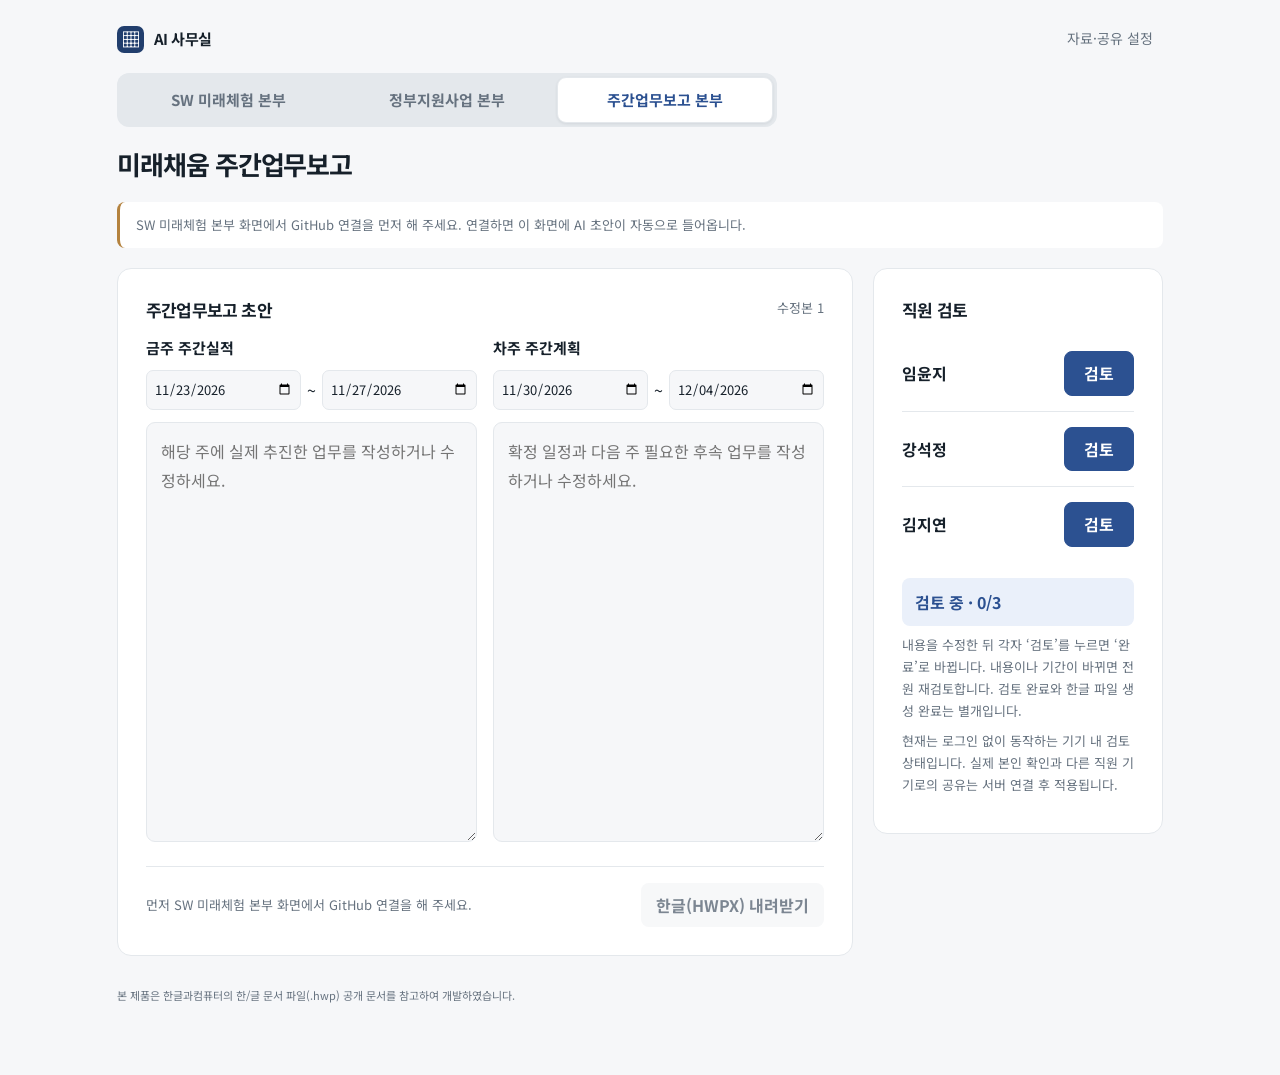
<file: weekly-report.html>
<!doctype html>
<html lang="ko"><head><meta charset="utf-8"><meta name="viewport" content="width=device-width,initial-scale=1"><meta name="robots" content="noindex"><title>미래채움 주간업무보고 | AI 사무실</title>
<link href="https://fonts.googleapis.com/css2?family=Noto+Sans+KR:wght@400;500;700&display=swap" rel="stylesheet"><link rel="stylesheet" href="office-layout.css?v=1"><link rel="stylesheet" href="office-unified.css?v=20261114-2"><style>.weekly-check{margin:14px 0 0;padding:12px 14px;border-radius:10px;background:#fff8e6;border:1px solid #f0d58a;font-size:14px}.weekly-check pre{white-space:pre-wrap;font-family:inherit;margin:6px 0 0}</style></head>
<body><main class="shell office-layout sw-layout weekly-layout">
<header class="office-header"><div class="office-brand-row"><div class="office-brand"><span class="office-mark" aria-hidden="true">▦</span>AI 사무실</div><div class="office-tools"><button id="settings-toggle" aria-expanded="false" aria-controls="settings">자료·공유 설정</button></div></div>
<nav class="division-nav" aria-label="본부 선택"><a class="division-button" href="./?division=sw">SW 미래체험 본부</a><a class="division-button" href="./?division=government">정부지원사업 본부</a><a class="division-button is-active" href="./weekly-report.html" aria-current="page">주간업무보고 본부</a></nav>
<div class="office-heading-row"><h1>미래채움 주간업무보고</h1></div></header>
<div class="weekly-notice" id="draft-state">AI 초안을 불러오는 중입니다.</div>
<div id="error" class="weekly-error" role="alert" hidden></div>
<div class="weekly-grid"><section class="office-panel"><div class="panel-heading"><h2>주간업무보고 초안</h2><span id="revision" class="revision">수정본 1</span></div>
<div class="weekly-editor-grid"><div><label for="actual">금주 주간실적</label><div class="weekly-dates"><input id="start" type="date" aria-label="주간실적 시작일"><span>~</span><input id="end" type="date" aria-label="주간실적 종료일"></div><textarea id="actual" maxlength="12000" placeholder="해당 주에 실제 추진한 업무를 작성하거나 수정하세요."></textarea></div><div><label for="plan">차주 주간계획</label><div class="weekly-dates"><input id="nextStart" type="date" aria-label="주간계획 시작일"><span>~</span><input id="nextEnd" type="date" aria-label="주간계획 종료일"></div><textarea id="plan" maxlength="12000" placeholder="확정 일정과 다음 주 필요한 후속 업무를 작성하거나 수정하세요."></textarea></div></div>
<div id="check-box" class="weekly-check" hidden><b>확인 필요</b><pre id="check"></pre></div><div class="weekly-footer"><span class="help" id="download-state">AI 초안을 불러오는 중입니다.</span><button id="download" class="download-main" disabled>한글(HWPX) 내려받기</button></div></section>
<aside class="office-panel"><div class="panel-heading"><h2>직원 검토</h2></div><div id="reviewers" class="weekly-reviews"></div><div id="review-status" class="review-status" aria-live="polite">검토 중 · 0/3</div><p class="help">내용을 수정한 뒤 각자 ‘검토’를 누르면 ‘완료’로 바뀝니다. 내용이나 기간이 바뀌면 전원 재검토합니다. 검토 완료와 한글 파일 생성 완료는 별개입니다.</p><p class="help">현재는 로그인 없이 동작하는 기기 내 검토 상태입니다. 실제 본인 확인과 다른 직원 기기로의 공유는 서버 연결 후 적용됩니다.</p></aside></div>
<section id="settings" class="office-panel weekly-settings" hidden><div class="panel-heading"><h2>자료·연결 및 공유 설정</h2><span class="revision">서버 미연결</span></div>
<h3>카카오톡 · 회사 메일</h3><p>카카오톡은 지정된 미래채움 단체방에서 내보낸 대화 TXT를 승인된 저장소에 받아 분석하는 방식부터 연결합니다. 기존 단체방 전체를 자동으로 읽는 연결은 아직 없습니다. 회사 메일은 기관에서 허용한 IMAP 수집기로 미래채움 관련 메일만 선별한 뒤 개인정보·비공개 정보를 검사하도록 연결해야 합니다. 계정 비밀번호는 이 화면이나 GitHub에 입력하지 않습니다.</p>
<h3>사업계획서 · 결과보고서</h3><p>이 화면에는 아직 서버 업로드 기능이 없습니다. 2027년 사업계획서와 2026년 사업 결과보고서 원본은 공개 화면 저장소에 올리지 않습니다. 기관이 승인한 비공개 자료 저장소를 연결한 뒤 이 설정 화면에서 두 문서를 별도로 등록하고 초안 생성기가 읽도록 구성해야 합니다. 파일을 선택하기만 한 상태를 업로드나 분석 완료로 표시하지 않습니다.</p>
<h3>직원 3명 공동편집 권한</h3><p>임윤지·강석정·김지연의 로그인 계정에 주간업무보고 본부의 읽기·수정·저장 권한만 부여해야 합니다. 다른 두 본부 및 원문 메일 접근은 별도로 차단합니다. 각자의 검토 버튼은 로그인 계정과 일치할 때만 처리하고, 저장된 문서 버전 기준으로 검토 완료를 기록합니다. 이름 입력이나 공유 링크만으로 권한이 생기지 않습니다. 현재 계정 초대·공동저장 기능은 활성화되지 않았습니다.</p>
<h3>한글 파일</h3><p>매주 월요일 AI 초안이 작성되면 PC에서 한글(HWPX) 파일도 함께 만들어집니다. 2026-11-17에 실제 한글 2024에서 열기·본문 확인을 마쳤습니다. 이 화면에서 고친 내용은 파일에 자동 반영되지 않으므로, 최종본은 내려받은 한글 파일에서 수정하세요. 「1111-혁신기술교육센터 주간업무보고.hwp」 원본 서식과 똑같이 맞추는 작업은 아직 하지 않았습니다.</p></section>
<p class="about">본 제품은 한글과컴퓨터의 한/글 문서 파일(.hwp) 공개 문서를 참고하여 개발하였습니다.</p></main><script src="weekly-hwp.js?v=20261114-native-v2"></script><script src="weekly-hwp-compat.js?v=20261114-native-v2"></script><script src="hwpx-download.js?v=1"></script><script src="weekly-report.js?v=20261117-draft"></script></body></html>
</file>
<file: office-layout.css>
.office-layout {
  --accent: #2c5191;
  --tint: #eaf0fa;
  --deep: #213e6d;
  --acc: var(--accent);
  --accsoft: var(--tint);
  --acc-ink: white;
  max-width: 1136px;
  padding: 18px clamp(16px, 3.5vw, 48px) 60px;
  overflow-wrap: anywhere;
}
.gov-office.office-layout { --accent: #116154; --tint: #e5f2ed; --deep: #194d44; }
.office-layout h1, .office-layout h2, .office-layout h3 { word-break: keep-all; }
.office-layout small { color: var(--mute); font-size: 12px; }
.office-header { margin: 0 0 6px; }
.office-brand-row, .office-heading-row, .panel-heading, .report-line, .office-brand, .office-tools, .office-pc {
  display: flex; align-items: center; gap: 10px;
}
.office-brand-row, .office-heading-row, .panel-heading, .report-line { justify-content: space-between; }
.office-brand { font-size: 15px; font-weight: 700; letter-spacing: -.035em; }
.office-mark { display: grid; place-items: center; width: 27px; height: 27px; background: var(--deep); color: white; border-radius: 7px; font-size: 20px; line-height: 1; }
.office-tools { gap: 4px; }
.office-tools > button, .office-tools summary, .office-formats summary {
  display: flex; align-items: center; cursor: pointer; list-style: none; background: transparent;
  border: 0; color: var(--mute); font-size: 13px; padding: 8px 10px; min-height: 42px;
}
.office-layout summary::-webkit-details-marker { display: none; }
.office-tools summary::after, .office-formats summary::after { content: "⌄"; padding-left: 5px; }
.office-options { position: relative; }
.office-options-list {
  position: absolute; z-index: 10; right: 0; top: 100%; min-width: 150px; padding: 6px; display: grid;
  background: var(--card); box-shadow: 0 6px 18px #182b3f1a; border: 1px solid var(--line); border-radius: 10px;
}
.office-options-list button, .office-options-list a { border: 0; text-decoration: none; text-align: left; padding: 9px 12px; color: var(--ink); font: inherit; }
.office-layout .division-nav { max-width: 440px; gap: 3px; padding: 4px; background: var(--line); border-radius: 12px; margin: 13px 0 19px; }
.office-layout .division-button { padding: 8px 10px; font-size: 14px; border: 1px solid transparent; background: transparent; color: var(--mute); min-height: 42px; }
.office-layout .division-button.is-active { border-color: var(--line); background: var(--card); color: var(--accent); box-shadow: 0 1px 3px #16202a16; }
.office-heading-row h1 { font-size: clamp(24px, 3vw, 32px); line-height: 1.3; letter-spacing: -.055em; }
.office-pc { color: var(--mute); font-size: 12px; text-decoration: none; white-space: nowrap; gap: 6px; min-height: 40px; }
.office-pc i { width: 8px; height: 8px; border-radius: 50%; background: #ad7b34; }
.office-pc i.ready { background: #3b8764; }
.office-tabs, .office-filter { display: flex; flex-wrap: wrap; }
.office-tabs { gap: 4px 20px; border-bottom: 1px solid var(--line); margin-bottom: 22px; }
.office-tabs button { padding: 12px 6px; color: var(--mute); border: 0; border-bottom: 3px solid transparent; border-radius: 0; background: transparent; font-weight: 600; }
.office-tabs button.selected { color: var(--accent); border-bottom-color: var(--accent); }
.office-filter { gap: 6px; margin: 0 0 15px; }
.office-filter button { color: var(--mute); padding: 6px 13px; border-radius: 18px; font-size: 13px; }
.office-filter .selected { color: var(--accent); background: var(--tint); border-color: var(--accent); }
.office-home-grid { display: grid; align-items: start; grid-template-columns: minmax(0,1.52fr) minmax(0,1fr); gap: 20px; }
.office-stack { display: grid; min-width: 0; gap: 16px; }
.office-panel, .decision-panel, .office-layout .card { min-width: 0; border-radius: 14px; padding: clamp(18px, 2.4vw, 28px); }
.office-panel { background: var(--card); border: 1px solid var(--line); }
.panel-heading { flex-wrap: wrap; margin-bottom: 14px; gap: 4px 12px; }
.panel-heading h2, .office-layout .card h2 { font-size: 18px; letter-spacing: -.045em; margin: 0; }
.office-panel p, .office-layout .card p { margin: 6px 0 12px; }
.office-layout .office-link { border: 0; background: transparent; color: var(--accent); padding: 4px 0; font-size: 13px; font-weight: 600; }
.office-link::after { content: " ›"; }
.decision-panel { background: var(--deep); color: #fff; }
.decision-label { display: flex; flex-wrap: wrap; gap: 12px; align-items: baseline; font-size: 13px; }
.decision-label span { opacity: .82; font-variant-numeric: tabular-nums; }
.decision-panel h2 { font-size: clamp(22px, 2.5vw, 29px); letter-spacing: -.055em; margin: 10px 0 16px; }
.short-list { padding-left: 20px; margin: 0 0 12px; }
.decision-action { font-size: 14px; font-weight: 700; border: 0; color: #203e6c; background: white; }
.report-line, .list-row { border-top: 1px solid var(--line); padding: 12px 0; }
.report-line h3, .grant-row strong { font-size: 15px; }
.report-line small { display: block; margin-top: 2px; }
.report-line > :last-child { flex-shrink: 0; }
.neutral-tag, .deadline-tag { padding: 3px 8px; color: var(--mute); background: var(--bg); font-size: 12px; border-radius: 5px; }
.deadline-tag { color: var(--accent); background: var(--tint); white-space: nowrap; }
.grant-priority { border-top: 4px solid var(--deep); }
.grant-row { display: grid; grid-template-columns: minmax(0,1fr) auto; gap: 2px 10px; text-align: left; padding: 13px 0; width: 100%; border: 0; border-top: 1px solid var(--line); border-radius: 0; background: none; }
.grant-row strong { grid-column: 1; } .grant-row small { grid-column: 1; } .grant-row span { grid-row: 1/3; grid-column: 2; align-self: center; }
.application-counts { display: grid; grid-template-columns: 1fr 1fr; background: var(--tint); border-radius: 9px; }
.application-counts button { display: grid; padding: 11px; background: transparent; border: 0; color: var(--accent); }
.application-counts strong { font-size: 25px; font-variant-numeric: tabular-nums; } .application-counts span { font-size: 12px; }
.report-download { display: flex; flex-wrap: wrap; align-items: center; justify-content: space-between; border-top: 1px solid var(--line); padding-top: 12px; gap: 4px; }
.office-downloads { display: flex; gap: 5px 12px; align-items: flex-start; flex-wrap: wrap; }
.download-main { color: var(--accent); font-weight: 700; background: var(--tint); border-color: transparent; }
.download-main:disabled { opacity: .85; color: var(--mute); background: var(--bg); }
.office-formats > div { display: flex; flex-wrap: wrap; gap: 6px; }
.office-formats > div button { font-size: 13px; }
.office-empty { padding: 15px 0; color: var(--mute); }
.office-reading { margin-top: 14px; background: var(--card); border-top: 1px solid var(--line); padding: 12px 0 4px; max-width: 86ch; }
.office-layout .doc-title { margin: 14px 0; font-size: 18px; }
.office-field { display: block; margin: 12px 0; font-weight: 600; font-size: 14px; }
.office-field input,.office-field textarea { font-weight: 400; }
.office-layout .office-disclosure { border-top: 1px solid var(--line); margin: 10px 0; padding: 8px 0; }
.office-disclosure > summary { cursor: pointer; padding: 6px 0; color: var(--accent); }
.office-approval fieldset { border: 0; margin: 12px 0; padding: 0; }
.office-approval legend { margin-bottom: 8px; font-weight: 600; } .office-approval .pick { margin: 6px 0; } .office-approval .pick small { display: block; }
.office-revision { border-top: 1px solid var(--line); margin-top: 20px; padding-top: 6px; }
.list-row { display: flex; gap: 10px; align-items: baseline; flex-wrap: wrap; } .list-row strong { flex: 1; }
.office-stages { display: flex; flex-wrap: wrap; gap: 6px; } .office-stages span { background: var(--tint); padding: 5px 8px; font-size: 13px; border-radius: 5px; }
.office-layout .gov-report-paper { max-width: none; color: var(--ink); background: var(--card); }
@media (prefers-color-scheme: dark) {
  .sw-layout { --accent: #a9c9ff; --tint: #1d324b; --acc-ink: #13283f; }
  .gov-office.office-layout { --accent: #87d7bf; --tint: #203b35; --acc-ink: #122b24; }
  .office-layout .gov-report-paper { --ink: #e8edf1; --mute: #abb7c0; --line: #38434b; --card: #161d23; }
}
@media (max-width: 720px) {
  .office-layout { padding: 10px 14px 36px; }
  .office-home-grid { grid-template-columns: minmax(0,1fr); gap: 12px; }
  .office-stack { gap: 12px; } .office-layout .division-nav { max-width: none; margin: 7px 0 12px; }
  .office-tabs { display: grid; grid-template-columns: repeat(4,minmax(0,1fr)); gap: 0; margin-bottom: 14px; }
  .office-tabs button { padding: 10px 1px; font-size: 14px; white-space: nowrap; }
  .office-tools button,.office-tools summary,.office-layout button:not(.chip) { min-height: 44px; }
  .office-layout .gov-grants { grid-template-columns: minmax(0,1fr); }
  .office-panel, .decision-panel, .office-layout .card { padding: 16px; }
  .office-layout .gov-report-paper { padding: 14px; } .office-reading { max-width: 100%; }
}
</file>
<file: office-unified.css>
/* Shared reading sizes and the same three-division switch on every screen. */
:root{--bg:#f6f7f9;--card:#fff;--ink:#16202a;--mute:#66727f;--line:#e4e8ec;--acc:#0f766e;--acc-ink:#fff;--accsoft:#e3f4f1;--ok:#15803d;--oksoft:#e4f5ea;--bad:#b91c1c;--badsoft:#fde8e8;--shadow:0 1px 2px rgba(16,24,40,.05)}
*{box-sizing:border-box}html{-webkit-text-size-adjust:100%}body{margin:0;background:var(--bg);color:var(--ink);font:16px/1.65 "Noto Sans KR","Malgun Gothic",system-ui,sans-serif}
button,input,textarea,select{font:inherit;color:inherit}button{cursor:pointer;border:1px solid var(--line);border-radius:8px;padding:8px 14px;background:var(--card);min-height:42px}button:disabled{opacity:.55;cursor:default}button.primary{background:var(--acc);color:var(--acc-ink);border-color:var(--acc);font-weight:700}a{color:var(--acc)}:focus-visible{outline:2px solid var(--acc);outline-offset:3px}
.shell{margin:0 auto}.office-layout{font-size:16px;line-height:1.65}.office-heading-row h1,.office-layout h1{font-size:26px;line-height:1.4;letter-spacing:-.04em}.panel-heading h2,.office-layout .card h2,.office-layout h2{font-size:17px;line-height:1.5}.office-layout h3,.office-layout .md h4{font-size:15px}.office-layout small,.office-layout .small,.office-layout .sub,.office-layout .help{font-size:13px;line-height:1.7}.office-layout .md,.office-layout .doc,.office-layout .office-reading{font-size:16px}.office-layout .md table{font-size:14px}.office-layout .office-field{font-size:15px}
.division-nav,.office-layout .division-nav{display:grid;grid-template-columns:repeat(3,minmax(0,1fr));width:100%;max-width:660px;gap:3px;padding:4px;border-radius:12px;background:var(--line);margin:13px 0 19px}
.division-button,.office-layout .division-button{display:flex;align-items:center;justify-content:center;text-align:center;min-width:0;min-height:46px;padding:9px 10px;border:1px solid transparent;border-radius:9px;background:transparent;color:var(--mute);font-size:15px;font-weight:700;line-height:1.5;text-decoration:none}
.division-button.is-active,.office-layout .division-button.is-active{background:var(--card);color:var(--accent,var(--acc));border-color:var(--line);box-shadow:0 1px 3px #16202a16}
.office-layout .office-tools>button,.office-layout .office-tools summary,.office-layout .office-formats summary,.office-layout .office-filter button{font-size:14px}.office-layout .office-tabs button{font-size:16px}.office-layout .decision-panel h2{font-size:24px}
.weekly-layout .office-heading-row{margin-bottom:20px}.weekly-layout .office-heading-row h1{margin:0}.weekly-layout .weekly-grid{display:grid;grid-template-columns:minmax(0,1fr) 290px;gap:20px;align-items:start}.weekly-layout .weekly-editor-grid{display:grid;grid-template-columns:1fr 1fr;gap:16px}.weekly-layout label{display:block;font-size:15px;font-weight:700}.weekly-layout .weekly-dates{display:flex;align-items:center;gap:6px;margin:9px 0 12px}.weekly-layout input[type=date]{width:100%;min-width:0;border:1px solid var(--line);border-radius:7px;background:var(--bg);padding:7px;font-size:13px}.weekly-layout textarea{width:100%;min-height:420px;resize:vertical;border:1px solid var(--line);border-radius:9px;background:var(--bg);padding:14px;font-size:16px;line-height:1.85;margin:0}.weekly-layout .reviewer{display:flex;justify-content:space-between;align-items:center;gap:10px;padding:15px 0;border-bottom:1px solid var(--line)}.weekly-layout .reviewer:last-of-type{border-bottom:0}.weekly-layout .reviewer strong{font-size:16px}.weekly-layout .reviewer button{min-width:70px}.weekly-layout .reviewer .review-done{color:var(--ok);background:var(--oksoft);border-color:transparent;opacity:1}.weekly-layout .review-status{font-weight:700;margin:16px 0 8px;padding:11px 13px;background:var(--tint);color:var(--accent);border-radius:8px}.weekly-layout .muted,.weekly-layout .help{color:var(--mute)}.weekly-layout .help{margin:8px 0}.weekly-layout .weekly-notice{padding:12px 16px;margin-bottom:20px;background:var(--card);border-left:3px solid #b4823e;border-radius:8px;font-size:13px;color:var(--mute)}.weekly-layout .panel-heading{align-items:flex-start}.weekly-layout .panel-heading h2{margin:0}.weekly-layout .revision{font-size:13px;color:var(--mute);white-space:nowrap}.weekly-layout .weekly-footer{display:flex;align-items:center;justify-content:space-between;flex-wrap:wrap;gap:12px;border-top:1px solid var(--line);margin-top:18px;padding-top:16px}.weekly-layout .weekly-error{background:var(--badsoft);color:var(--bad);border-radius:8px;padding:12px;margin-bottom:16px;font-size:14px}.weekly-layout [hidden]{display:none!important}.weekly-layout .weekly-settings{margin-top:20px}.weekly-layout .weekly-settings h3{margin:20px 0 8px}.weekly-layout .weekly-settings p{font-size:14px;line-height:1.8}.weekly-layout .weekly-settings code{font-size:13px}.weekly-layout .about{font-size:11px;color:var(--mute);margin-top:30px}
@media(prefers-color-scheme:dark){:root:not([data-theme=light]){--bg:#0e1317;--card:#161d23;--ink:#e8edf1;--mute:#abb7c0;--line:#303c45;--ok:#4ade80;--oksoft:#12301d;--bad:#f87171;--badsoft:#3a1717;--shadow:none}}
@media(max-width:900px){.weekly-layout .weekly-grid{grid-template-columns:minmax(0,1fr)}.weekly-layout .weekly-reviews{display:grid;grid-template-columns:repeat(3,minmax(0,1fr));gap:14px}.weekly-layout .reviewer{border-bottom:0;flex-wrap:wrap}.weekly-layout textarea{min-height:340px}}
@media(max-width:600px){.office-heading-row h1,.office-layout h1{font-size:26px}.division-button,.office-layout .division-button{font-size:13px;min-height:50px;padding:8px 5px}.weekly-layout .weekly-editor-grid{grid-template-columns:1fr}.weekly-layout textarea{min-height:260px}.office-layout .office-tabs button{font-size:14px}.weekly-layout .weekly-grid{gap:14px}.weekly-layout .weekly-reviews{gap:8px}}
</file>
